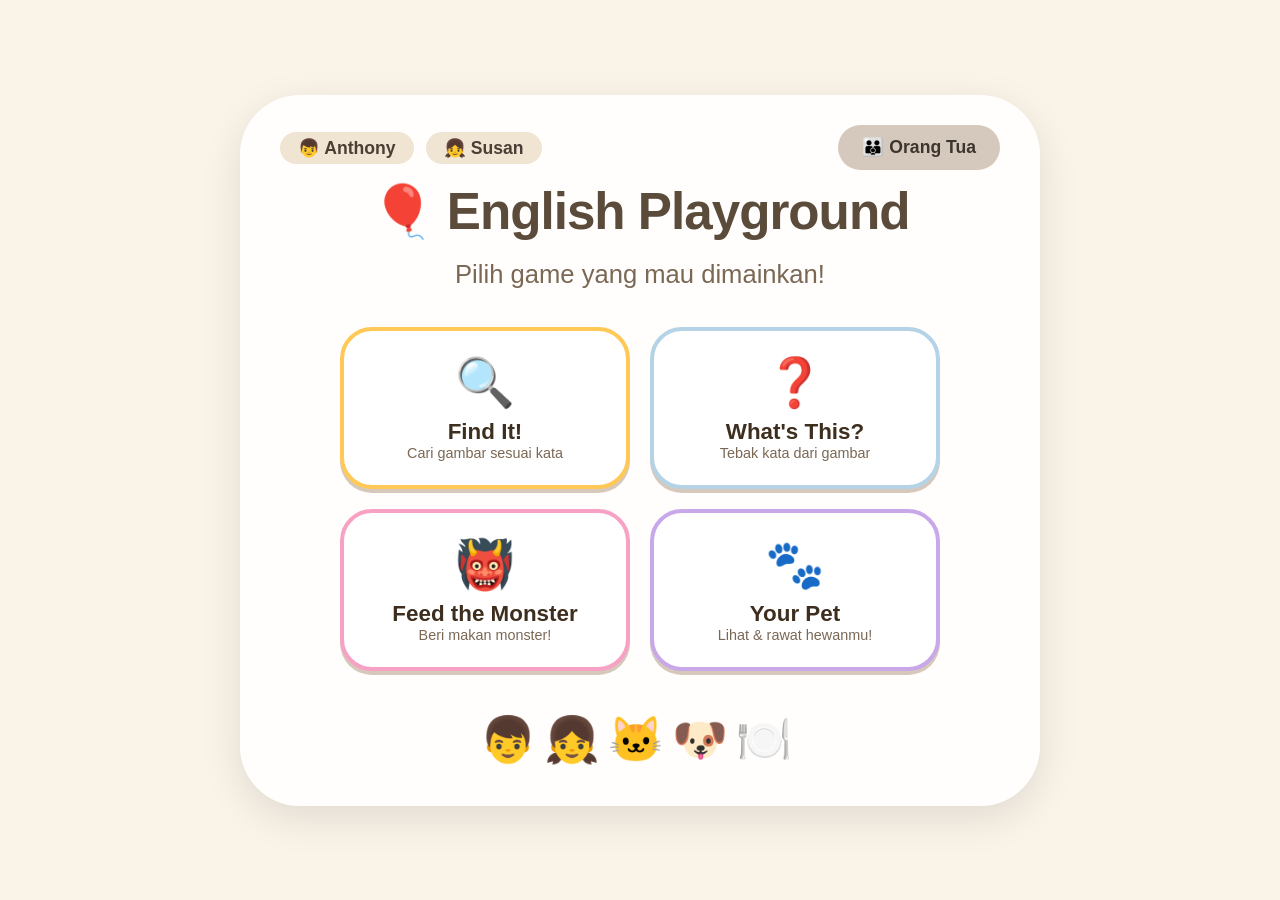
<file: index.html>
<!DOCTYPE html>
<html lang="id">
<head>
    <meta charset="UTF-8" />
    <meta name="viewport" content="width=device-width, initial-scale=1.0, user-scalable=no" />
    <title>English Playground - Anthony & Susan</title>
    <link rel="stylesheet" href="css/style.css" />
</head>
<body>
    <!-- LAYAR UTAMA -->
    <div id="main-menu" class="screen active">
        <div class="header">
            <div class="mascots">
                <span class="mascot">👦 Anthony</span>
                <span class="mascot">👧 Susan</span>
            </div>
            <button id="parent-gate-btn" class="btn-parent">👪 Orang Tua</button>
        </div>

        <div class="hero">
            <h1>🎈 English Playground</h1>
            <p class="subtitle">Pilih game yang mau dimainkan!</p>

            <div class="game-choices">
                <button id="btn-game-find" class="btn-game-choice">
                    <span class="game-icon">🔍</span>
                    <span class="game-text">
                        <span class="game-name">Find It!</span>
                        <span class="game-desc">Cari gambar sesuai kata</span>
                    </span>
                </button>
                <button id="btn-game-what" class="btn-game-choice">
                    <span class="game-icon">❓</span>
                    <span class="game-text">
                        <span class="game-name">What's This?</span>
                        <span class="game-desc">Tebak kata dari gambar</span>
                    </span>
                </button>
                <button id="btn-game-feed" class="btn-game-choice" style="border-color:#f7a1c4;">
                    <span class="game-icon">👹</span>
                    <span class="game-text">
                        <span class="game-name">Feed the Monster</span>
                        <span class="game-desc">Beri makan monster!</span>
                    </span>
                </button>
                <button id="btn-game-pet" class="btn-game-choice" style="border-color:#c8a8e8;">
                    <span class="game-icon">🐾</span>
                    <span class="game-text">
                        <span class="game-name">Your Pet</span>
                        <span class="game-desc">Lihat & rawat hewanmu!</span>
                    </span>
                </button>
            </div>

            <div class="characters">
                <span>👦</span><span>👧</span><span>🐱</span><span>🐶</span><span>🍽️</span>
            </div>
        </div>
    </div>

    <!-- LAYAR GAME -->
    <div id="game-screen" class="screen">
        <div class="game-header">
            <button id="btn-back-game" style="background:none;border:none;font-size:2rem;cursor:pointer;padding:4px 12px;">🏠</button>
            <span id="game-mascot">👦</span>
            <span id="game-title">Find It!</span>
            <span id="game-score">⭐ 0</span>
        </div>
        <div id="game-area"></div>
        <div id="game-feedback" class="feedback"></div>
    </div>

    <!-- LAYAR SELAMAT -->
    <div id="celebration-screen" class="screen">
        <div class="celebration">
            <h1>🎉 SELAMAT! 🎉</h1>
            <p>Kamu hebat sekali!</p>
            <div id="stars-display">⭐⭐⭐</div>
            <button id="btn-replay" class="btn-primary">🔄 Main Lagi</button>
            <button id="btn-home" class="btn-secondary">🏠 Ke Beranda</button>
        </div>
    </div>

    <!-- PARENT GATE MODAL -->
    <div id="parent-gate-modal" class="modal hidden">
        <div class="modal-content">
            <h2>👪 Area Orang Tua</h2>
            <p>Tahan tombol di bawah selama <strong>5 detik</strong> untuk masuk.</p>
            <button id="hold-btn" class="btn-hold">🔒 Tahan di sini</button>
            <div id="hold-progress" class="progress-bar">
                <div id="hold-progress-fill" style="width:0%"></div>
            </div>
            <button id="close-modal" class="btn-close">Tutup</button>
        </div>
    </div>

    <script type="module" src="js/main.js"></script>
</body>
</html>
</file>
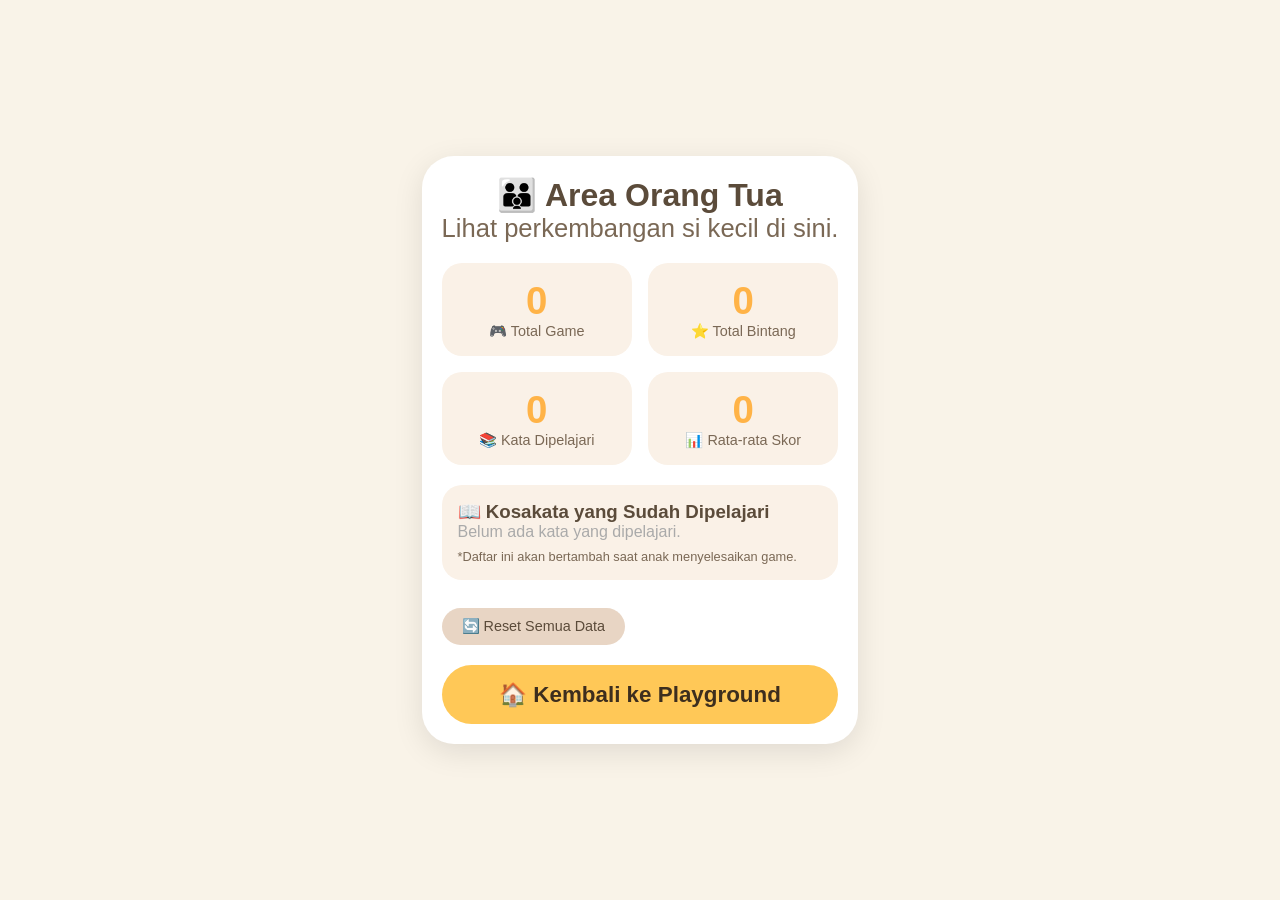
<file: parent.html>
<!DOCTYPE html>
<html lang="id">
<head>
    <meta charset="UTF-8" />
    <meta name="viewport" content="width=device-width, initial-scale=1.0" />
    <title>👪 Area Orang Tua</title>
    <link rel="stylesheet" href="css/style.css" />
    <style>
        .parent-dashboard {
            max-width: 600px;
            margin: 20px auto;
            padding: 20px;
            background: white;
            border-radius: 32px;
            box-shadow: 0 8px 30px rgba(0,0,0,0.1);
        }
        .parent-dashboard h1 {
            color: #5b4b3a;
            text-align: center;
            font-size: 2rem;
        }
        .parent-dashboard .subtitle {
            text-align: center;
            color: #7a6855;
            margin-bottom: 20px;
        }
        .stat-grid {
            display: grid;
            grid-template-columns: 1fr 1fr;
            gap: 16px;
            margin: 20px 0;
        }
        .stat-card {
            background: #faf1e7;
            border-radius: 20px;
            padding: 16px;
            text-align: center;
        }
        .stat-card .number {
            font-size: 2.4rem;
            font-weight: bold;
            color: #ffb347;
        }
        .stat-card .label {
            font-size: 0.9rem;
            color: #7a6855;
        }
        .vocab-list {
            background: #faf1e7;
            border-radius: 20px;
            padding: 16px;
            margin: 16px 0;
        }
        .vocab-list h3 {
            margin-top: 0;
            color: #5b4b3a;
        }
        .vocab-item {
            display: inline-block;
            background: white;
            padding: 6px 16px;
            border-radius: 40px;
            margin: 4px 6px 4px 0;
            font-size: 0.9rem;
            box-shadow: 0 2px 4px rgba(0,0,0,0.05);
        }
        .btn-back {
            display: block;
            width: 100%;
            padding: 16px;
            background: #ffc857;
            border: none;
            border-radius: 60px;
            font-size: 1.4rem;
            font-weight: bold;
            color: #3d2e1e;
            cursor: pointer;
            text-align: center;
            margin-top: 20px;
            text-decoration: none;
        }
        .btn-back:hover {
            background: #f0b840;
        }
        .btn-reset {
            background: #e8d5c4;
            border: none;
            border-radius: 40px;
            padding: 10px 20px;
            font-size: 0.9rem;
            color: #5b4b3a;
            cursor: pointer;
            margin-top: 12px;
        }
        .btn-reset:hover {
            background: #dcc8b4;
        }
    </style>
</head>
<body>
    <div class="parent-dashboard">
        <h1>👪 Area Orang Tua</h1>
        <p class="subtitle">Lihat perkembangan si kecil di sini.</p>

        <div class="stat-grid">
            <div class="stat-card">
                <div class="number" id="total-games">0</div>
                <div class="label">🎮 Total Game</div>
            </div>
            <div class="stat-card">
                <div class="number" id="total-stars">0</div>
                <div class="label">⭐ Total Bintang</div>
            </div>
            <div class="stat-card">
                <div class="number" id="total-words">0</div>
                <div class="label">📚 Kata Dipelajari</div>
            </div>
            <div class="stat-card">
                <div class="number" id="avg-score">0</div>
                <div class="label">📊 Rata-rata Skor</div>
            </div>
        </div>

        <div class="vocab-list">
            <h3>📖 Kosakata yang Sudah Dipelajari</h3>
            <div id="vocab-words">
                <span class="vocab-item">🐱 Cat</span>
                <span class="vocab-item">🐶 Dog</span>
                <span class="vocab-item">🐦 Bird</span>
            </div>
            <p style="font-size:0.8rem;color:#7a6855;margin-top:8px;">
                *Daftar ini akan bertambah saat anak menyelesaikan game.
            </p>
        </div>

        <button class="btn-reset" id="btn-reset">🔄 Reset Semua Data</button>
        <a href="index.html" class="btn-back">🏠 Kembali ke Playground</a>
    </div>

    <script>
        // ============================================================
        // PARENT DASHBOARD — Baca data dari localStorage
        // ============================================================

        // Ambil data progress
        const progress = JSON.parse(localStorage.getItem('english_progress') || '{"games":0,"stars":0,"words":[]}');

        // Update statistik
        document.getElementById('total-games').textContent = progress.games || 0;
        document.getElementById('total-stars').textContent = progress.stars || 0;
        document.getElementById('total-words').textContent = progress.words ? progress.words.length : 0;

        // Hitung rata-rata skor
        const avg = progress.games > 0 ? Math.round((progress.stars / progress.games) * 10) / 10 : 0;
        document.getElementById('avg-score').textContent = avg;

        // Tampilkan daftar kata
        const vocabContainer = document.getElementById('vocab-words');
        if (progress.words && progress.words.length > 0) {
            vocabContainer.innerHTML = progress.words.map(w => 
                `<span class="vocab-item">${w.emoji || '📝'} ${w.word || w}</span>`
            ).join('');
        } else {
            vocabContainer.innerHTML = '<span style="color:#aaa;">Belum ada kata yang dipelajari.</span>';
        }

        // Tombol Reset
        document.getElementById('btn-reset').addEventListener('click', () => {
            if (confirm('Yakin mau reset semua data? Ini tidak bisa dibatalkan!')) {
                localStorage.removeItem('english_progress');
                location.reload();
            }
        });
    </script>
</body>
</html>
</file>
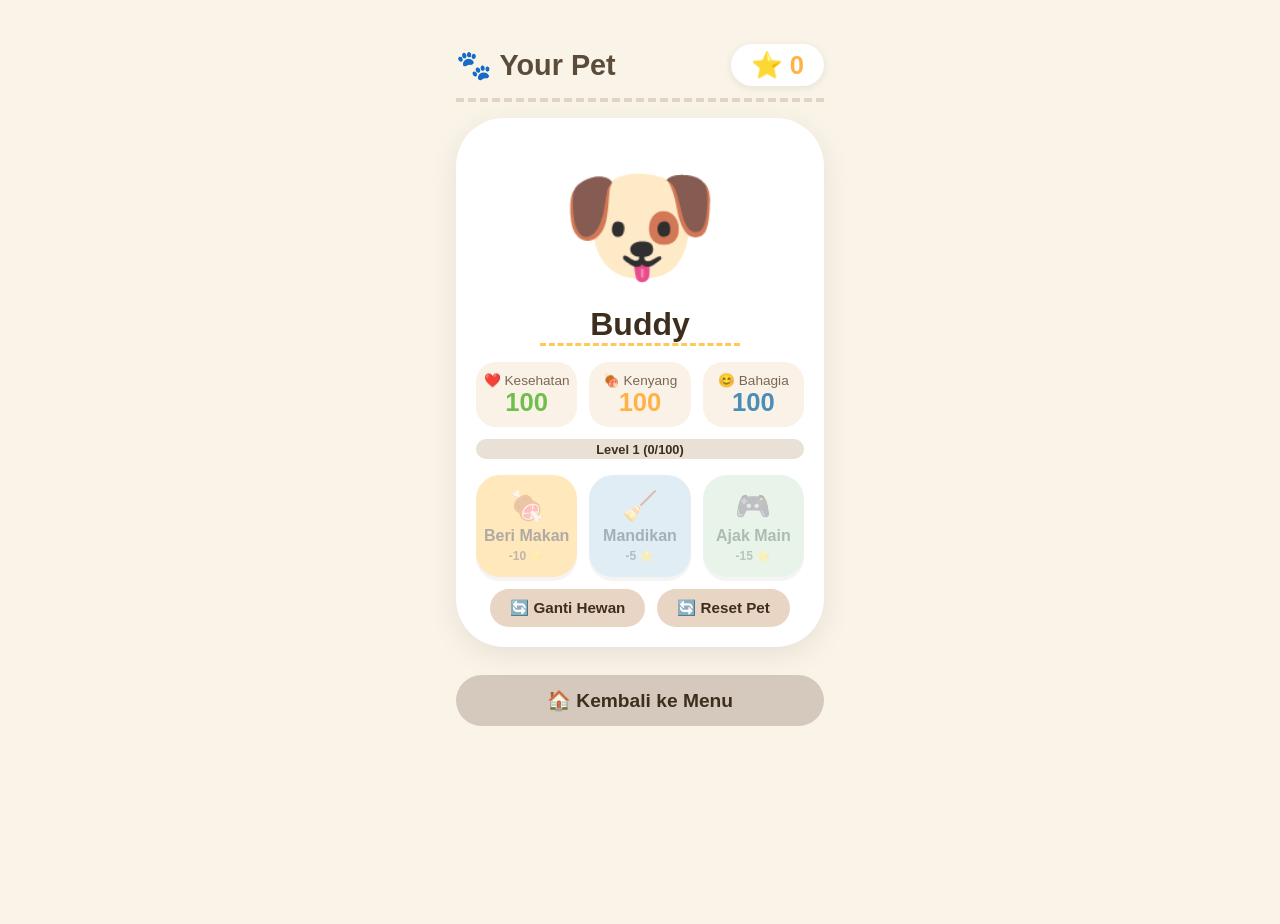
<file: pet.html>
<!DOCTYPE html>
<html lang="id">
<head>
    <meta charset="UTF-8" />
    <meta name="viewport" content="width=device-width, initial-scale=1.0, user-scalable=no" />
    <title>🐾 Your Pet - English Playground</title>
    <link rel="stylesheet" href="css/style.css" />
    <style>
        /* ============================================================
           PET PAGE — STYLE KHUSUS
           ============================================================ */
        .pet-container {
            max-width: 600px;
            margin: 0 auto;
            padding: 20px;
            min-height: 100vh;
            display: flex;
            flex-direction: column;
            background: #f9f3e8;
        }

        .pet-header {
            display: flex;
            justify-content: space-between;
            align-items: center;
            padding: 12px 0;
            border-bottom: 4px dashed #e2d4c4;
            margin-bottom: 16px;
        }
        .pet-header h1 {
            font-size: 1.8rem;
            color: #5b4b3a;
            margin: 0;
        }
        .pet-points {
            font-size: 1.6rem;
            font-weight: bold;
            color: #ffb347;
            background: white;
            padding: 6px 20px;
            border-radius: 40px;
            box-shadow: 0 2px 8px rgba(0,0,0,0.08);
        }

        /* AREA HEWAN */
        .pet-area {
            background: white;
            border-radius: 48px;
            padding: 30px 20px 20px;
            text-align: center;
            box-shadow: 0 8px 30px rgba(0,0,0,0.08);
            margin-bottom: 16px;
            position: relative;
            overflow: hidden;
            min-height: 280px;
        }

        .pet-emoji-wrapper {
            font-size: 8rem;
            line-height: 1.2;
            transition: all 0.3s;
            position: relative;
            display: inline-block;
        }
        .pet-emoji-wrapper.trex {
            font-size: 9.5rem;
        }

        .pet-name {
            font-size: 2rem;
            font-weight: bold;
            color: #3d2e1e;
            margin-top: 4px;
        }
        .pet-name-input {
            font-size: 2rem;
            font-weight: bold;
            color: #3d2e1e;
            border: none;
            border-bottom: 3px dashed #ffc857;
            background: transparent;
            text-align: center;
            max-width: 200px;
            outline: none;
        }

        .pet-stats {
            display: grid;
            grid-template-columns: 1fr 1fr 1fr;
            gap: 12px;
            margin: 16px 0 8px;
        }
        .stat-item {
            background: #faf1e7;
            border-radius: 20px;
            padding: 10px 6px;
        }
        .stat-item .label {
            font-size: 0.85rem;
            color: #7a6855;
        }
        .stat-item .value {
            font-size: 1.6rem;
            font-weight: bold;
            color: #3d2e1e;
        }
        .stat-item .value.gold {
            color: #ffb347;
        }
        .stat-item .value.green {
            color: #6fbf4c;
        }
        .stat-item .value.blue {
            color: #4a8db7;
        }

        /* BAR PROGRESS LEVEL */
        .level-progress {
            margin: 12px 0 16px;
            background: #e9e0d6;
            border-radius: 40px;
            height: 20px;
            overflow: hidden;
            position: relative;
        }
        .level-progress-fill {
            height: 100%;
            background: linear-gradient(90deg, #ffc857, #f3a13b);
            border-radius: 40px;
            transition: width 0.5s;
            width: 0%;
        }
        .level-progress-text {
            position: absolute;
            top: 50%;
            left: 50%;
            transform: translate(-50%, -50%);
            font-size: 0.8rem;
            font-weight: bold;
            color: #3d2e1e;
        }

        /* TOMBOL AKSI */
        .pet-actions {
            display: grid;
            grid-template-columns: 1fr 1fr 1fr;
            gap: 12px;
            margin-top: 8px;
        }
        .btn-pet-action {
            border: none;
            border-radius: 24px;
            padding: 14px 8px;
            font-size: 1rem;
            font-weight: bold;
            cursor: pointer;
            touch-action: manipulation;
            transition: all 0.15s;
            box-shadow: 0 4px 0 rgba(0,0,0,0.1);
            display: flex;
            flex-direction: column;
            align-items: center;
            gap: 4px;
        }
        .btn-pet-action:active {
            transform: scale(0.94);
        }
        .btn-pet-action .icon {
            font-size: 1.8rem;
        }
        .btn-pet-action .cost {
            font-size: 0.75rem;
            opacity: 0.8;
        }

        .btn-feed {
            background: #ffc857;
            color: #3d2e1e;
        }
        .btn-bath {
            background: #b5d3e7;
            color: #1f3a4b;
        }
        .btn-play {
            background: #c8e6c9;
            color: #2e5c3a;
        }
        .btn-pet-action:disabled {
            opacity: 0.4;
            transform: none !important;
        }

        /* TOMBOL LAIN */
        .pet-other-actions {
            display: flex;
            gap: 12px;
            margin-top: 12px;
            flex-wrap: wrap;
            justify-content: center;
        }
        .btn-pet-other {
            background: #e8d5c4;
            border: none;
            border-radius: 40px;
            padding: 10px 20px;
            font-size: 0.95rem;
            font-weight: bold;
            color: #3d2e1e;
            cursor: pointer;
            touch-action: manipulation;
            transition: all 0.15s;
        }
        .btn-pet-other:active {
            transform: scale(0.94);
        }
        .btn-pet-other.primary {
            background: #ffc857;
        }

        .btn-back-home {
            background: #d4c9bc;
            border: none;
            border-radius: 40px;
            padding: 14px 24px;
            font-size: 1.2rem;
            font-weight: bold;
            color: #3d2e1e;
            cursor: pointer;
            touch-action: manipulation;
            margin-top: 12px;
            width: 100%;
            transition: all 0.15s;
        }
        .btn-back-home:active {
            transform: scale(0.96);
        }

        /* ANIMASI HEWAN */
        .pet-anim-idle {
            animation: petIdle 1.8s ease-in-out infinite;
        }
        @keyframes petIdle {
            0%, 100% { transform: translateY(0px) scale(1); }
            50% { transform: translateY(-8px) scale(1.03); }
        }

        .pet-anim-eating {
            animation: petEating 0.6s ease-in-out 3;
        }
        @keyframes petEating {
            0%, 100% { transform: scale(1) rotate(0deg); }
            25% { transform: scale(1.15) rotate(-6deg); }
            75% { transform: scale(1.15) rotate(6deg); }
        }

        .pet-anim-bathing {
            animation: petBathing 0.8s ease-in-out 3;
        }
        @keyframes petBathing {
            0%, 100% { transform: rotate(0deg) scale(1); }
            25% { transform: rotate(-12deg) scale(0.92); }
            75% { transform: rotate(12deg) scale(0.92); }
        }

        .pet-anim-playing {
            animation: petPlaying 0.6s ease-in-out 4;
        }
        @keyframes petPlaying {
            0%, 100% { transform: translateX(0px) scaleX(1); }
            25% { transform: translateX(-25px) scaleX(-1); }
            75% { transform: translateX(25px) scaleX(-1); }
        }

        .pet-anim-levelup {
            animation: petLevelUp 0.8s ease-in-out 2;
        }
        @keyframes petLevelUp {
            0%, 100% { transform: scale(1) rotate(0deg); }
            25% { transform: scale(1.5) rotate(-8deg); }
            75% { transform: scale(1.5) rotate(8deg); }
        }

        /* EFEK BINTANG LEVEL UP */
        .sparkle-container {
            position: absolute;
            top: 0;
            left: 0;
            width: 100%;
            height: 100%;
            pointer-events: none;
            overflow: hidden;
        }
        .sparkle {
            position: absolute;
            font-size: 2rem;
            animation: sparkleFloat 1.5s ease-out forwards;
        }
        @keyframes sparkleFloat {
            0% { opacity: 1; transform: translateY(0) scale(1); }
            100% { opacity: 0; transform: translateY(-80px) scale(0.5); }
        }

        /* RESPONSIF */
        @media (max-width: 480px) {
            .pet-area {
                padding: 20px 16px;
                min-height: 220px;
            }
            .pet-emoji-wrapper {
                font-size: 5.5rem;
            }
            .pet-emoji-wrapper.trex {
                font-size: 7rem;
            }
            .pet-name {
                font-size: 1.5rem;
            }
            .pet-stats {
                grid-template-columns: 1fr 1fr 1fr;
                gap: 8px;
            }
            .stat-item .value {
                font-size: 1.2rem;
            }
            .pet-actions {
                grid-template-columns: 1fr 1fr 1fr;
                gap: 8px;
            }
            .btn-pet-action {
                padding: 10px 6px;
                font-size: 0.85rem;
            }
            .btn-pet-action .icon {
                font-size: 1.4rem;
            }
            .pet-header h1 {
                font-size: 1.4rem;
            }
            .pet-points {
                font-size: 1.2rem;
                padding: 4px 14px;
            }
        }

        @media (max-width: 380px) {
            .pet-emoji-wrapper {
                font-size: 4.5rem;
            }
            .pet-emoji-wrapper.trex {
                font-size: 5.5rem;
            }
            .pet-stats {
                grid-template-columns: 1fr 1fr 1fr;
                gap: 4px;
            }
            .stat-item {
                padding: 6px 4px;
            }
            .stat-item .value {
                font-size: 1rem;
            }
            .pet-actions {
                grid-template-columns: 1fr 1fr 1fr;
                gap: 4px;
            }
            .btn-pet-action {
                padding: 8px 4px;
                font-size: 0.75rem;
            }
            .btn-pet-action .icon {
                font-size: 1.2rem;
            }
        }
    </style>
</head>
<body>
    <div class="pet-container">
        <!-- HEADER -->
        <div class="pet-header">
            <h1>🐾 Your Pet</h1>
            <div class="pet-points">⭐ <span id="pet-points-display">0</span></div>
        </div>

        <!-- AREA HEWAN -->
        <div class="pet-area" id="pet-area">
            <div class="pet-emoji-wrapper" id="pet-emoji-wrapper">
                <span id="pet-emoji">🐶</span>
            </div>
            <div class="pet-name">
                <input type="text" class="pet-name-input" id="pet-name-input" value="Buddy" maxlength="12" />
            </div>

            <!-- STATS -->
            <div class="pet-stats">
                <div class="stat-item">
                    <div class="label">❤️ Kesehatan</div>
                    <div class="value green" id="pet-health">100</div>
                </div>
                <div class="stat-item">
                    <div class="label">🍖 Kenyang</div>
                    <div class="value gold" id="pet-hunger">100</div>
                </div>
                <div class="stat-item">
                    <div class="label">😊 Bahagia</div>
                    <div class="value blue" id="pet-happiness">100</div>
                </div>
            </div>

            <!-- LEVEL PROGRESS -->
            <div class="level-progress">
                <div class="level-progress-fill" id="level-progress-fill" style="width:0%;"></div>
                <div class="level-progress-text" id="level-progress-text">Level 1</div>
            </div>

            <!-- TOMBOL AKSI -->
            <div class="pet-actions">
                <button class="btn-pet-action btn-feed" id="btn-feed" data-cost="10">
                    <span class="icon">🍖</span>
                    Beri Makan
                    <span class="cost">-10 ⭐</span>
                </button>
                <button class="btn-pet-action btn-bath" id="btn-bath" data-cost="5">
                    <span class="icon">🧹</span>
                    Mandikan
                    <span class="cost">-5 ⭐</span>
                </button>
                <button class="btn-pet-action btn-play" id="btn-play" data-cost="15">
                    <span class="icon">🎮</span>
                    Ajak Main
                    <span class="cost">-15 ⭐</span>
                </button>
            </div>

            <!-- TOMBOL LAIN -->
            <div class="pet-other-actions">
                <button class="btn-pet-other" id="btn-change-pet">🔄 Ganti Hewan</button>
                <button class="btn-pet-other" id="btn-reset-pet">🔄 Reset Pet</button>
            </div>
        </div>

        <!-- KEMBALI -->
        <button class="btn-back-home" id="btn-back-home">🏠 Kembali ke Menu</button>
    </div>

    <script type="module" src="js/pet-ui.js"></script>
</body>
</html>
</file>
<file: css/style.css>
/* ============================================================
   STYLE.CSS — English Playground (Full + Responsif Desktop)
   ============================================================ */

/* --- RESET & BASE --- */
* {
    box-sizing: border-box;
    margin: 0;
    padding: 0;
    user-select: none;
    -webkit-tap-highlight-color: transparent;
}

body {
    font-family: 'Segoe UI', 'Comic Sans MS', 'Chalkboard SE', sans-serif;
    background: #f9f3e8;
    min-height: 100vh;
    display: flex;
    justify-content: center;
    align-items: center;
    padding: 12px;
    margin: 0;
}

/* --- LAYAR --- */
.screen {
    display: none;
    flex-direction: column;
    width: 100%;
    max-width: 600px;
    min-height: 80vh;
    background: #ffffffdd;
    backdrop-filter: blur(4px);
    border-radius: 48px 48px 32px 32px;
    padding: 20px 24px 30px;
    box-shadow: 0 12px 40px rgba(0,0,0,0.10);
    transition: all 0.2s;
}
.screen.active {
    display: flex;
}

/* --- HEADER --- */
.header {
    display: flex;
    justify-content: space-between;
    align-items: center;
    margin-bottom: 12px;
}
.mascots {
    font-size: 1.2rem;
    font-weight: bold;
    color: #4a3f35;
}
.mascot {
    background: #f0e4d3;
    padding: 4px 14px;
    border-radius: 40px;
    margin-right: 6px;
    font-size: 1rem;
}
.btn-parent {
    background: #d4c9bc;
    border: none;
    border-radius: 40px;
    padding: 10px 18px;
    font-size: 1rem;
    font-weight: bold;
    color: #3d352e;
    cursor: pointer;
    touch-action: manipulation;
}

/* --- HERO (Menu Utama) --- */
.hero {
    flex: 1;
    display: flex;
    flex-direction: column;
    justify-content: center;
    align-items: center;
    text-align: center;
    gap: 18px;
}
.hero h1 {
    font-size: 2.8rem;
    color: #5b4b3a;
    letter-spacing: -1px;
}
.subtitle {
    font-size: 1.4rem;
    color: #7a6855;
    margin-bottom: 4px;
}
.characters {
    font-size: 2.8rem;
    letter-spacing: 8px;
    margin-top: 8px;
}

/* --- TOMBOL PILIHAN GAME --- */
.game-choices {
    display: flex;
    flex-direction: column;
    gap: 16px;
    width: 100%;
    max-width: 340px;
    margin: 8px auto;
}

.btn-game-choice {
    background: white;
    border: 4px solid #e2d4c4;
    border-radius: 32px;
    padding: 18px 24px;
    display: flex;
    align-items: center;
    gap: 16px;
    cursor: pointer;
    touch-action: manipulation;
    transition: all 0.15s;
    box-shadow: 0 4px 0 #d6c9bb;
    width: 100%;
    text-align: left;
}

.btn-game-choice:active {
    transform: scale(0.96);
    box-shadow: 0 2px 0 #d6c9bb;
}

.btn-game-choice .game-icon {
    font-size: 2.4rem;
    min-width: 50px;
    text-align: center;
}

.btn-game-choice .game-text {
    display: flex;
    flex-direction: column;
    text-align: left;
}

.btn-game-choice .game-name {
    font-size: 1.5rem;
    font-weight: bold;
    color: #3d2e1e;
}

.btn-game-choice .game-desc {
    font-size: 0.85rem;
    color: #7a6855;
}

.btn-game-choice#btn-game-find {
    border-color: #ffc857;
}
.btn-game-choice#btn-game-find .game-icon {
    color: #e8a020;
}

.btn-game-choice#btn-game-what {
    border-color: #b5d3e7;
}
.btn-game-choice#btn-game-what .game-icon {
    color: #4a8db7;
}

.btn-game-choice#btn-game-feed {
    border-color: #f7a1c4;
}
.btn-game-choice#btn-game-feed .game-icon {
    color: #d97a9e;
}

.btn-game-choice#btn-game-pet {
    border-color: #c8a8e8;
}
.btn-game-choice#btn-game-pet .game-icon {
    color: #9b6fc0;
}

.btn-game-choice:hover {
    transform: translateY(-2px);
    box-shadow: 0 6px 0 #d6c9bb;
}
.btn-game-choice#btn-game-find:hover {
    border-color: #f0b840;
}
.btn-game-choice#btn-game-what:hover {
    border-color: #8fc0dd;
}
.btn-game-choice#btn-game-feed:hover {
    border-color: #e88ab0;
}
.btn-game-choice#btn-game-pet:hover {
    border-color: #b088d0;
}

/* --- TOMBOL LAMA (DIPERTAHANKAN UNTUK KOMPATIBILITAS) --- */
.btn-primary, .btn-secondary {
    border: none;
    border-radius: 60px;
    padding: 18px 20px;
    font-size: 1.6rem;
    font-weight: bold;
    cursor: pointer;
    touch-action: manipulation;
    transition: transform 0.1s;
    box-shadow: 0 6px 0 rgba(0,0,0,0.1);
}
.btn-primary:active, .btn-secondary:active {
    transform: scale(0.96);
}
.btn-primary {
    background: #ffc857;
    color: #3d2e1e;
}
.btn-secondary {
    background: #b5d3e7;
    color: #1f3a4b;
}

/* --- GAME HEADER --- */
.game-header {
    display: flex;
    justify-content: space-between;
    align-items: center;
    font-size: 1.5rem;
    font-weight: bold;
    padding-bottom: 10px;
    border-bottom: 4px dashed #e2d4c4;
    margin-bottom: 20px;
}

#btn-back-game {
    background: none;
    border: none;
    font-size: 2rem;
    cursor: pointer;
    padding: 4px 12px;
    touch-action: manipulation;
    transition: transform 0.1s;
}
#btn-back-game:active {
    transform: scale(0.85);
}

#game-title {
    flex: 1;
    text-align: center;
}
#game-mascot {
    margin-right: 8px;
}
#game-score {
    min-width: 60px;
    text-align: right;
}

/* --- GAME AREA --- */
#game-area {
    display: flex;
    flex-wrap: wrap;
    justify-content: center;
    gap: 18px;
    flex: 1;
    align-content: center;
    min-height: 200px;
}

/* --- KARTU GAME --- */
.game-card {
    width: 120px;
    height: 140px;
    background: #faf1e7;
    border-radius: 32px;
    display: flex;
    flex-direction: column;
    align-items: center;
    justify-content: center;
    font-size: 4.5rem;
    box-shadow: 0 6px 0 #d6c9bb;
    transition: all 0.15s;
    cursor: pointer;
    touch-action: manipulation;
    border: 4px solid transparent;
    padding: 6px;
}
.game-card:active {
    transform: scale(0.94);
}
.game-card .label {
    font-size: 1.2rem;
    font-weight: bold;
    color: #4a3f35;
    margin-top: 4px;
    background: rgba(255,255,240,0.7);
    padding: 2px 12px;
    border-radius: 40px;
}
.game-card.correct {
    border-color: #6fbf4c;
    background: #e5f7db;
}
.game-card.wrong {
    border-color: #f2a6a6;
    background: #ffe6e6;
    animation: shake 0.3s;
}
@keyframes shake {
    0%,100%{transform:translateX(0)}
    25%{transform:translateX(-10px)}
    75%{transform:translateX(10px)}
}

/* --- FEEDBACK --- */
.feedback {
    min-height: 70px;
    display: flex;
    align-items: center;
    justify-content: center;
    font-size: 1.8rem;
    font-weight: bold;
    color: #4a3f35;
    text-align: center;
    margin-top: 12px;
    flex-wrap: wrap;
    gap: 8px;
}

/* --- CELEBRATION --- */
.celebration {
    text-align: center;
    flex: 1;
    display: flex;
    flex-direction: column;
    justify-content: center;
    gap: 20px;
}
.celebration h1 { 
    font-size: 3rem; 
    color: #f3a13b; 
}
#stars-display { 
    font-size: 4rem; 
}

/* --- PARENT GATE MODAL --- */
.modal {
    position: fixed;
    top:0;left:0;width:100%;height:100%;
    background: rgba(0,0,0,0.4);
    display: flex;
    justify-content: center;
    align-items: center;
    backdrop-filter: blur(3px);
    z-index: 999;
}
.modal.hidden { display: none; }
.modal-content {
    background: white;
    border-radius: 48px;
    padding: 32px 24px;
    max-width: 380px;
    width: 90%;
    text-align: center;
    box-shadow: 0 20px 60px rgba(0,0,0,0.2);
}
.modal-content h2 { 
    font-size: 2rem; 
    color: #5b4b3a; 
    margin-bottom: 12px; 
}
.btn-hold {
    background: #ffb347;
    border: none;
    border-radius: 60px;
    padding: 18px 20px;
    font-size: 1.8rem;
    font-weight: bold;
    width: 100%;
    margin: 16px 0;
    cursor: pointer;
    touch-action: manipulation;
    transition: background 0.1s;
}
.btn-hold:active { background: #e69c30; }
.progress-bar {
    width: 100%;
    height: 16px;
    background: #e9e0d6;
    border-radius: 40px;
    overflow: hidden;
    margin: 8px 0 16px;
}
#hold-progress-fill {
    height: 100%;
    width: 0%;
    background: #6fbf4c;
    border-radius: 40px;
    transition: width 0.1s linear;
}
.btn-close {
    background: #ccc;
    border: none;
    border-radius: 40px;
    padding: 10px 24px;
    font-size: 1.2rem;
    cursor: pointer;
}

/* --- RESPONSIF (HP/TABLET) --- */
@media (max-width: 480px) {
    .screen {
        padding: 16px 16px 24px;
        border-radius: 32px;
        min-height: 90vh;
    }
    .game-card {
        width: 100px;
        height: 120px;
        font-size: 3.5rem;
    }
    .game-card .label {
        font-size: 1rem;
    }
    .hero h1 { 
        font-size: 2.2rem; 
    }
    .btn-primary, .btn-secondary { 
        font-size: 1.3rem; 
        padding: 14px; 
    }
    .game-choices {
        max-width: 280px;
    }
    .btn-game-choice {
        padding: 14px 18px;
        gap: 12px;
    }
    .btn-game-choice .game-icon {
        font-size: 2rem;
        min-width: 40px;
    }
    .btn-game-choice .game-name {
        font-size: 1.2rem;
    }
    .btn-game-choice .game-desc {
        font-size: 0.75rem;
    }
    .header {
        flex-wrap: wrap;
        gap: 8px;
    }
    .mascots {
        font-size: 0.9rem;
    }
    .mascot {
        padding: 2px 10px;
        font-size: 0.8rem;
    }
    .btn-parent {
        padding: 6px 14px;
        font-size: 0.85rem;
    }
    #game-score {
        font-size: 1.2rem;
        min-width: 50px;
    }
    #game-title {
        font-size: 1.2rem;
    }
    .feedback {
        font-size: 1.4rem;
        min-height: 60px;
    }
    .celebration h1 {
        font-size: 2.2rem;
    }
    #stars-display {
        font-size: 3rem;
    }
}

@media (max-width: 380px) {
    .game-card {
        width: 80px;
        height: 100px;
        font-size: 2.8rem;
    }
    .game-card .label {
        font-size: 0.8rem;
    }
    .hero h1 {
        font-size: 1.8rem;
    }
    .btn-game-choice {
        padding: 12px 14px;
        gap: 10px;
    }
    .btn-game-choice .game-icon {
        font-size: 1.6rem;
        min-width: 32px;
    }
    .btn-game-choice .game-name {
        font-size: 1rem;
    }
    .btn-game-choice .game-desc {
        font-size: 0.7rem;
    }
}

/* --- TABLET & LAPTOP --- */
@media (min-width: 768px) {
    /* Container lebih lebar untuk desktop */
    .screen {
        max-width: 800px;
        padding: 30px 40px 40px;
        border-radius: 60px;
        min-height: auto;
    }
    
    .hero h1 {
        font-size: 3.2rem;
    }
    .subtitle {
        font-size: 1.6rem;
    }
    
    /* Tombol game dalam grid 2 kolom untuk desktop */
    .game-choices {
        display: grid;
        grid-template-columns: 1fr 1fr;
        gap: 20px;
        max-width: 600px;
        margin: 16px auto;
    }
    
    .btn-game-choice {
        flex-direction: column;
        text-align: center;
        padding: 24px 16px;
        gap: 8px;
        border-radius: 32px;
        min-height: 140px;
        justify-content: center;
    }
    
    .btn-game-choice .game-text {
        text-align: center;
        align-items: center;
    }
    
    .btn-game-choice .game-icon {
        font-size: 3rem;
        min-width: unset;
    }
    
    .btn-game-choice .game-name {
        font-size: 1.4rem;
    }
    
    .btn-game-choice .game-desc {
        font-size: 0.9rem;
    }
    
    /* Kartu game lebih besar di desktop */
    .game-card {
        width: 150px;
        height: 170px;
        font-size: 5.5rem;
    }
    .game-card .label {
        font-size: 1.4rem;
    }
    
    /* Header lebih lega */
    .header {
        font-size: 1.2rem;
    }
    .mascots {
        font-size: 1.4rem;
    }
    .mascot {
        padding: 6px 18px;
        font-size: 1.1rem;
    }
    .btn-parent {
        padding: 12px 24px;
        font-size: 1.1rem;
    }
    
    /* Game header */
    .game-header {
        font-size: 1.8rem;
    }
    #game-score {
        font-size: 1.6rem;
        min-width: 80px;
    }
    #btn-back-game {
        font-size: 2.4rem;
    }
}

/* --- UTILITY --- */
.hidden {
    display: none !important;
}
.text-center {
    text-align: center;
}
.mt-8 {
    margin-top: 8px;
}
.mt-16 {
    margin-top: 16px;
}
</file>
